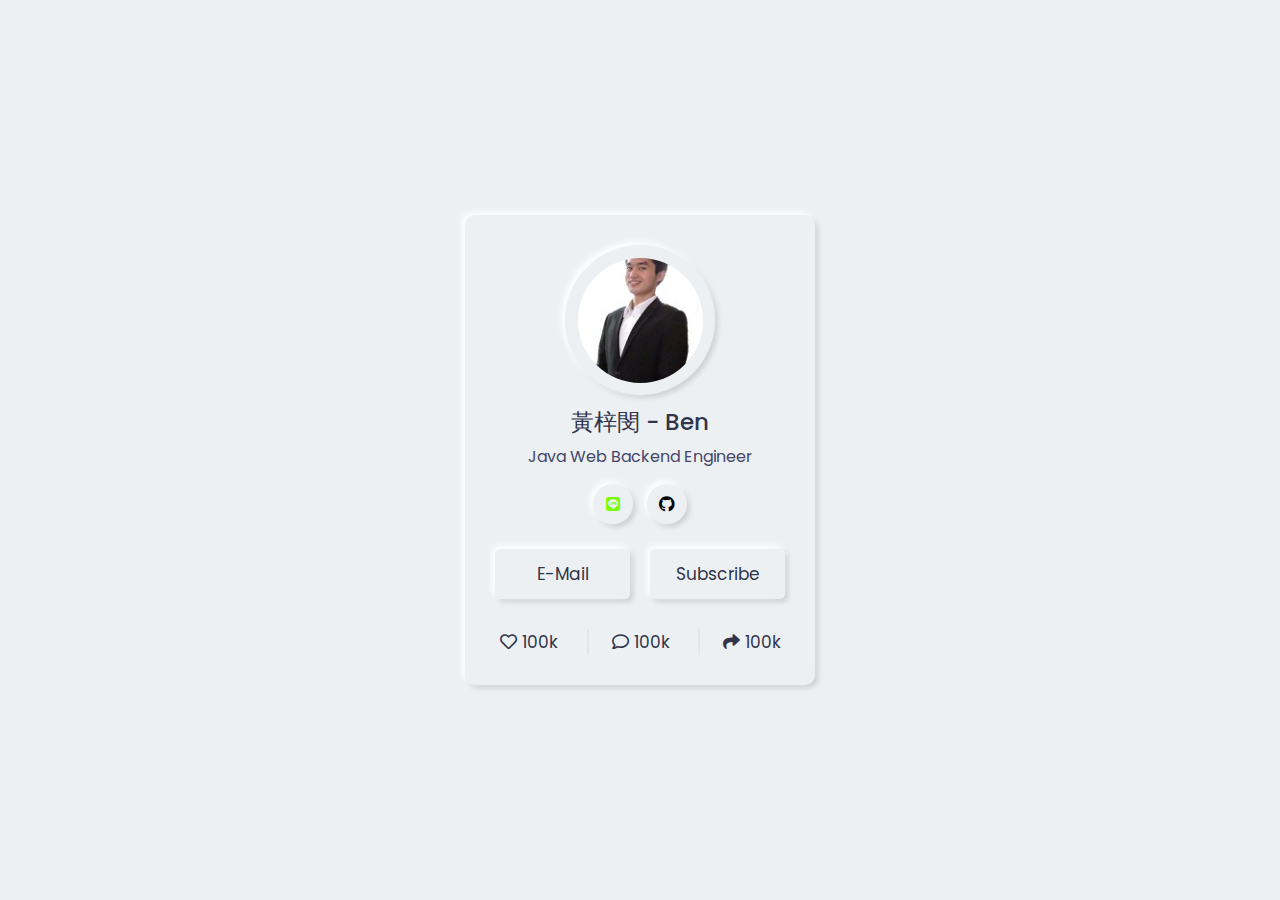
<file: index.html>
<!DOCTYPE html>
<!-- Created By CodingNepal - www.codingnepalweb.com -->
<html lang="en">
<head>
    <meta charset="UTF-8">
    <title>Ben Business Card</title>
    <meta name="viewport" content="width=device-width, initial-scale=1.0, maximum-scale=1.0, user-scalable=no" />
    <link rel="stylesheet" href="css/styles.css">
    <link rel="stylesheet" href="https://cdnjs.cloudflare.com/ajax/libs/font-awesome/5.15.3/css/all.min.css"/>
</head>
<body>
  <div class="wrapper">
    <div class="img-area">
      <div class="inner-area">
        <img src="assets/img/profile.jpg" alt="" >
      </div>
    </div>
    <!-- <div class="icon arrow"><i class="fas fa-arrow-left"></i></div> -->
    <!-- <div class="icon dots"><i class="fas fa-ellipsis-v"></i></div> -->
    <div class="name">黃梓閔 - Ben</div>
    <div class="about">Java Web Backend Engineer</div>
    <div class="social-icons">
      <!-- <a href="#" class="fb"><i class="fab fa-facebook-f"></i></a>
      <a href="#" class="twitter"><i class="fab fa-twitter"></i></a>
      <a href="#" class="insta"><i class="fab fa-instagram"></i></a>
      <a href="#" class="yt"><i class="fab fa-youtube"></i></a> -->
      <a href="#" class="line"><i class="fab fa-line"></i></a>
      <a href="#" class="gh"><i class="fab fa-github"></i></a>
    </div>
    <div class="buttons">
      <button>E-Mail</button>
      <button>Subscribe</button>
    </div>
    <div class="social-share">
      <div class="row">
        <i class="far fa-heart"></i>
        <i class="icon-2 fas fa-heart"></i>
        <span>100k</span>
      </div>
      <div class="row">
        <i class="far fa-comment"></i>
        <i class="icon-2 fas fa-comment"></i>
        <span>100k</span>
      </div>
      <div class="row">
        <i class="fas fa-share"></i>
        <span>100k</span>
      </div>
    </div>
  </div>
</body>
</html>
</file>
<file: css/styles.css>
@import url('https://fonts.googleapis.com/css2?family=Poppins:wght@200;300;400;500;600;700&display=swap');
*{
  margin: 0;
  padding: 0;
  box-sizing: border-box;
  font-family: 'Poppins', sans-serif;
}
body{
  display: flex;
  align-items: center;
  justify-content: center;
  min-height: 100vh;
  background: #ecf0f3;
}
.wrapper,
.wrapper .img-area,
.social-icons a,
.buttons button{
  background: #ecf0f3;
  box-shadow: -3px -3px 7px #ffffff,
               3px 3px 5px #ceced1;
}
.wrapper{
  position: relative;
  width: 350px;
  padding: 30px;
  border-radius: 10px;
  display: flex;
  align-items: center;
  justify-content: center;
  flex-direction: column;
}
.wrapper .icon{
  font-size: 17px;
  color: #31344b;
  position: absolute;
  cursor: pointer;
  opacity: 0.7;
  top: 15px;
  height: 35px;
  width: 35px;
  text-align: center;
  line-height: 35px;
  border-radius: 50%;
  font-size: 16px;
}
.wrapper .icon i{
  position: relative;
  z-index: 9;
}
.wrapper .icon.arrow{
  left: 15px;
}
.wrapper .icon.dots{
  right: 15px;
}
.wrapper .img-area{
  height: 150px;
  width: 150px;
  border-radius: 50%;
  display: flex;
  align-items: center;
  justify-content: center;
}
.img-area .inner-area{
  height: calc(100% - 25px);
  width: calc(100% - 25px);
  border-radius: 50%;
}
.inner-area img{
  height: 100%;
  width: 100%;
  border-radius: 50%;
  object-fit: cover;
}
.wrapper .name{
  font-size: 23px;
  font-weight: 500;
  color: #31344b;
  margin: 10px 0 5px 0;
}
.wrapper .about{
  color: #44476a;
  font-weight: 400;
  font-size: 16px;
}
.wrapper .social-icons{
  margin: 15px 0 25px 0;
}
.social-icons a{
  position: relative;
  height: 40px;
  width: 40px;
  margin: 0 5px;
  display: inline-flex;
  text-decoration: none;
  border-radius: 50%;
}
.social-icons a:hover::before,
.wrapper .icon:hover::before,
.buttons button:hover:before{
  content: "";
  position: absolute;
  top: 0;
  left: 0;
  bottom: 0;
  right: 0;
  border-radius: 50%;
  background: #ecf0f3;
  box-shadow: inset -3px -3px 7px #ffffff,
              inset 3px 3px 5px #ceced1;
}
.buttons button:hover:before{
  z-index: -1;
  border-radius: 5px;
}
.social-icons a i{
  position: relative;
  z-index: 3;
  text-align: center;
  width: 100%;
  height: 100%;
  line-height: 40px;
}
.social-icons a.fb i{
  color: #4267B2;
}
.social-icons a.twitter i{
  color: #1DA1F2;
}
.social-icons a.insta i{
  color: #E1306C;
}
.social-icons a.yt i{
  color: #ff0000;
}
.social-icons a.line i{
  color: #7CFC00;
}
.social-icons a.gh i{
  color: #000000;
}
.wrapper .buttons{
  display: flex;
  width: 100%;
  justify-content: space-between;
}
.buttons button{
  position: relative;
  width: 100%;
  border: none;
  outline: none;
  padding: 12px 0;
  color: #31344b;
  font-size: 17px;
  font-weight: 400;
  border-radius: 5px;
  cursor: pointer;
  z-index: 4;
}
.buttons button:first-child{
  margin-right: 10px;
}
.buttons button:last-child{
  margin-left: 10px;
}
.wrapper .social-share{
  display: flex;
  width: 100%;
  margin-top: 30px;
  padding: 0 5px;
  justify-content: space-between;
}
.social-share .row{
  color: #31344b;
  font-size: 17px;
  cursor: pointer;
  position: relative;
}
.social-share .row::before{
  position: absolute;
  content: "";
  height: 100%;
  width: 2px;
  background: #e0e6eb;
  margin-left: -25px;
}
.row:first-child::before{
  background: none;
}
.social-share .row i.icon-2{
  position: absolute;
  left: 0;
  top: 50%;
  color: #31344b;
  transform: translateY(-50%);
  opacity: 0;
  pointer-events: none;
  transition: all 0.3s ease;
}
.row:nth-child(1):hover i.fa-heart,
.row:nth-child(2):hover i.fa-comment{
  opacity: 1;
  pointer-events: auto;
}
</file>
